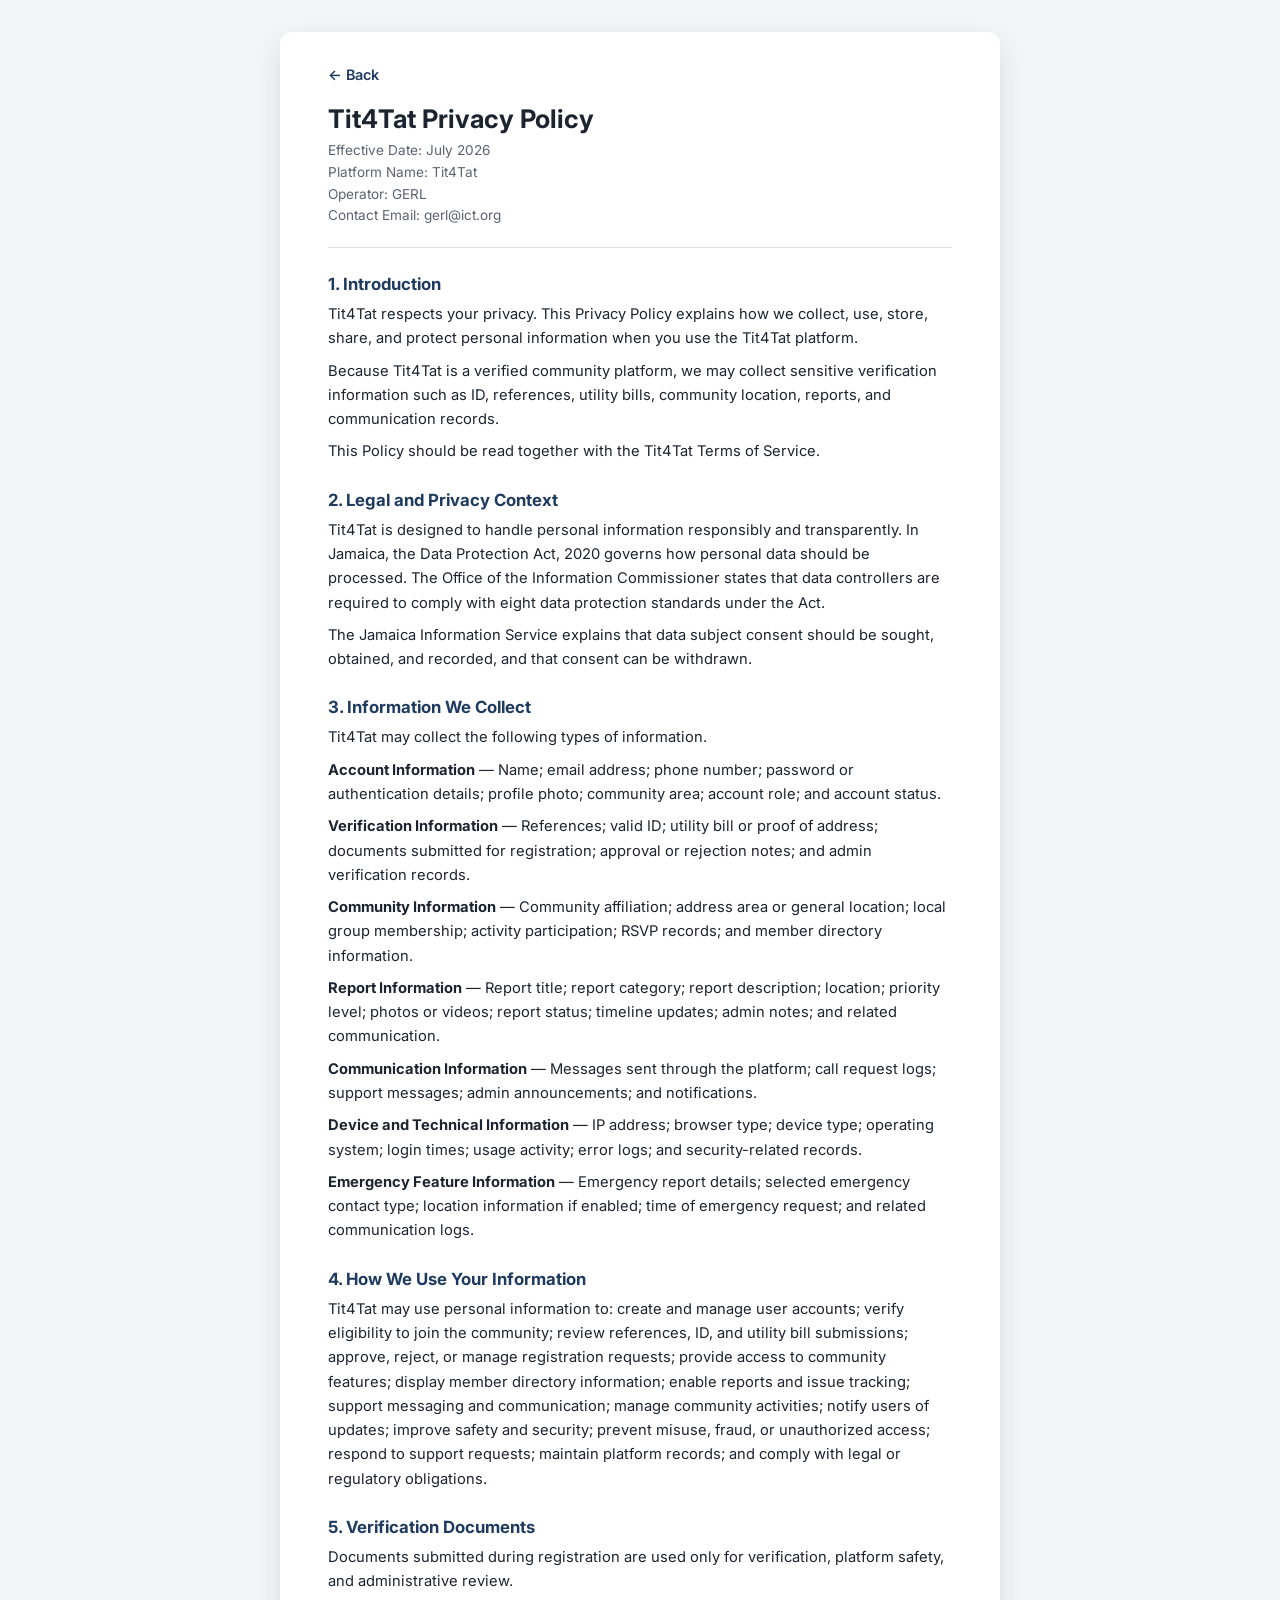
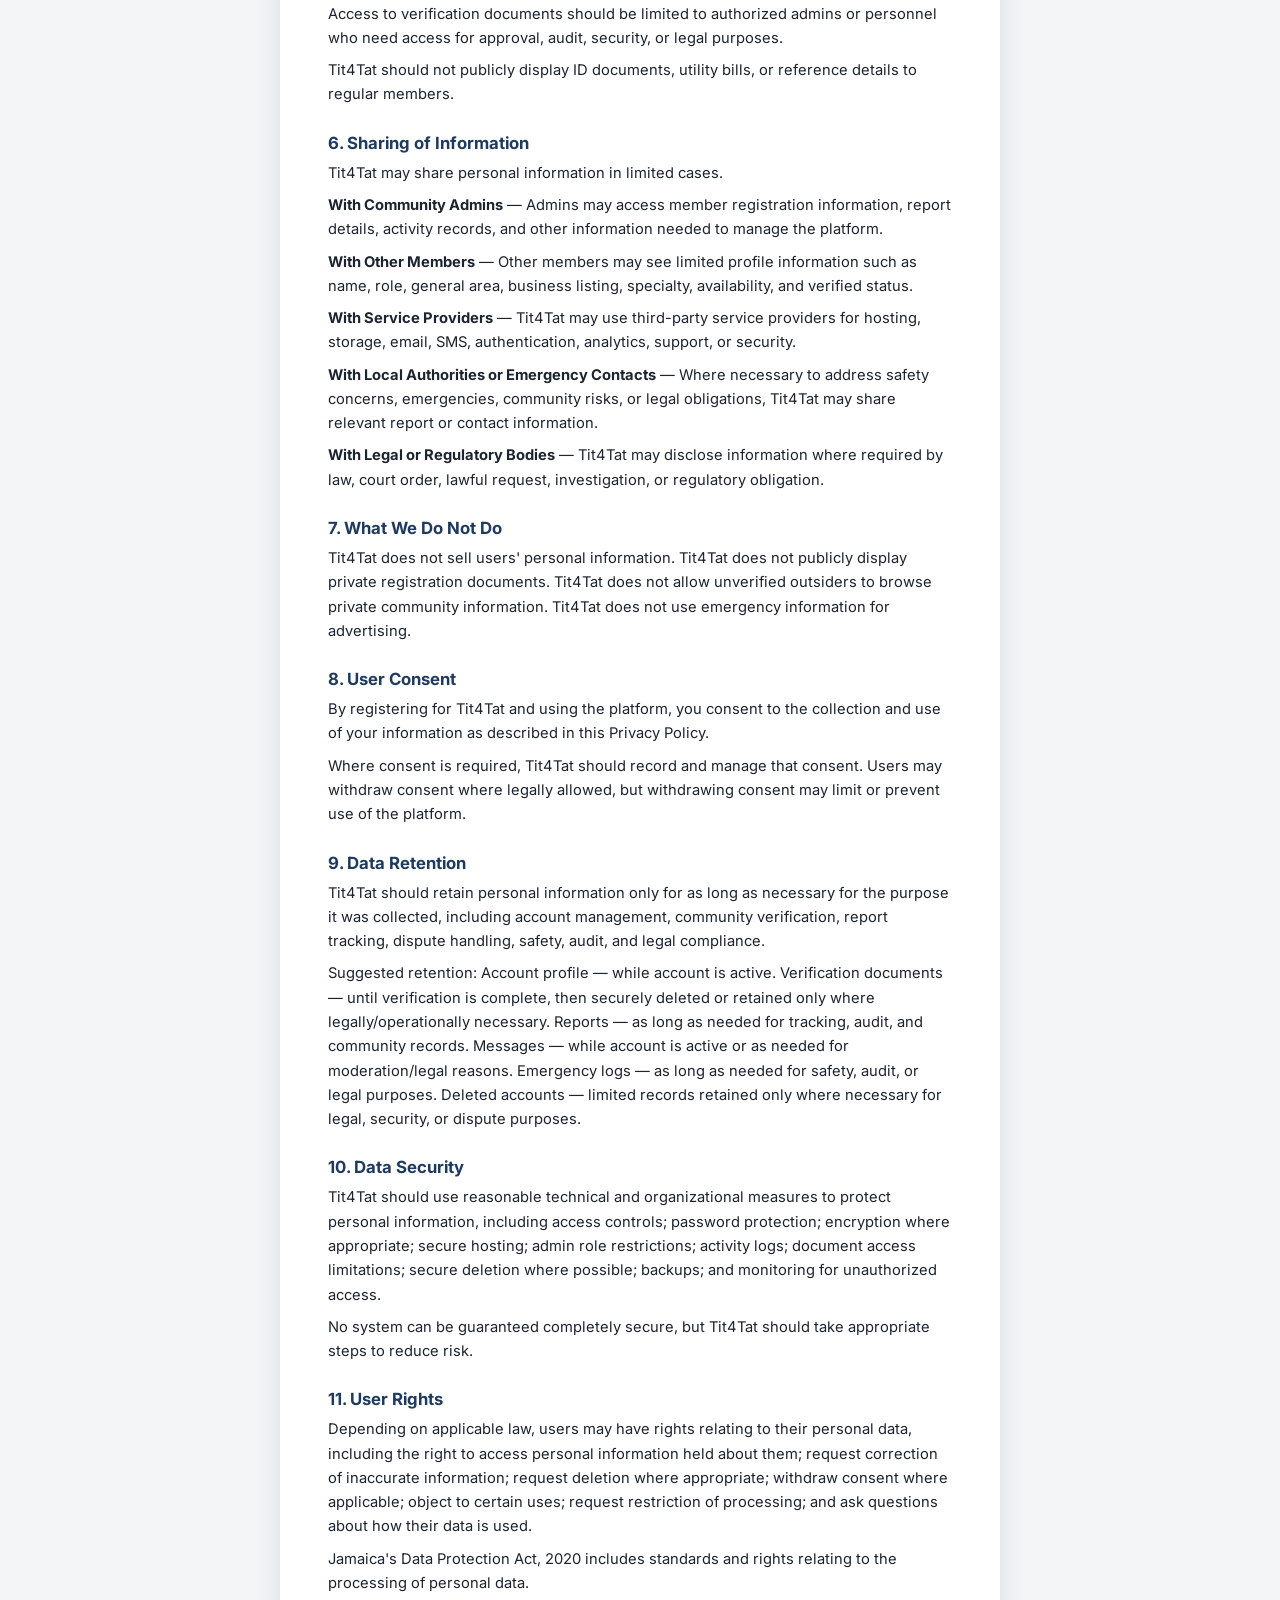
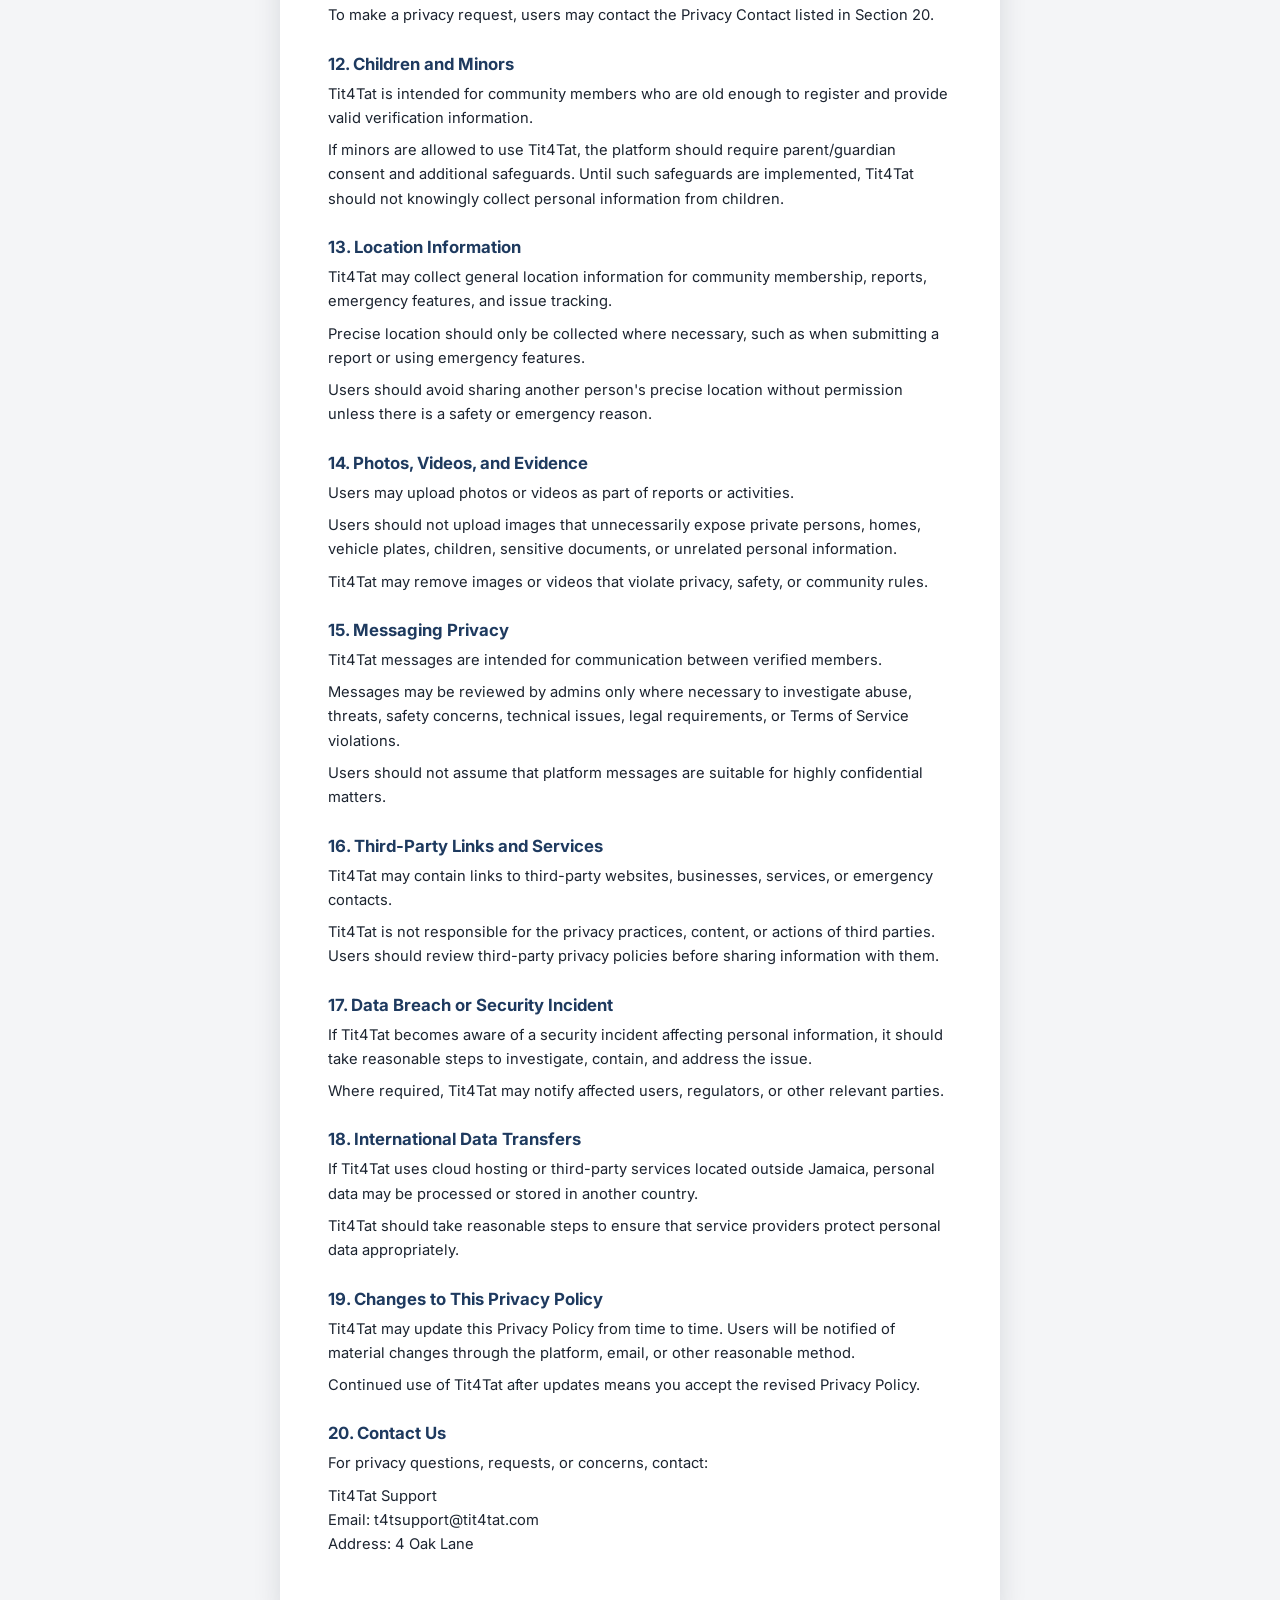
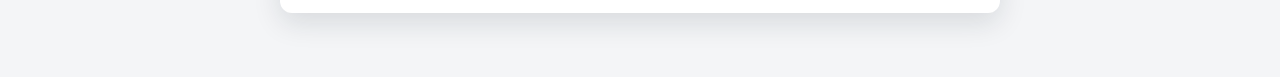
<file: privacy.html>
<!DOCTYPE html>
<html lang="en">
<head>
  <meta charset="UTF-8" />
  <meta name="viewport" content="width=device-width, initial-scale=1.0" />
  <link rel="preconnect" href="https://fonts.googleapis.com" />
  <link rel="preconnect" href="https://fonts.gstatic.com" crossorigin />
  <link rel="stylesheet" href="https://fonts.googleapis.com/css2?family=Inter:wght@400;500;700;800;900&display=swap" />
  <title>Tit4Tat | Privacy Policy</title>

  <style>
    :root {
      --primary: #1e3a5f;
      --accent: #3d6b64;
      --text: #1c2430;
      --muted: #5b6472;
      --border: #dde1e7;
      --bg: #f4f5f7;
      --card: #ffffff;
      --shadow: 0 10px 28px rgba(20, 30, 45, 0.12);
    }

    * { box-sizing: border-box; margin: 0; padding: 0; font-family: "Inter", "Segoe UI", Arial, sans-serif; }

    body {
      background: var(--bg);
      color: var(--text);
      padding: 32px 16px 64px;
    }

    .doc {
      max-width: 720px;
      margin: 0 auto;
      background: var(--card);
      border-radius: 12px;
      box-shadow: var(--shadow);
      padding: 32px clamp(20px, 5vw, 48px) 48px;
    }

    .back-link {
      display: inline-flex;
      align-items: center;
      gap: 6px;
      color: var(--primary);
      font-weight: 600;
      font-size: 0.9rem;
      text-decoration: none;
      margin-bottom: 20px;
    }
    .back-link:hover { text-decoration: underline; }

    h1 {
      font-size: 1.6rem;
      font-weight: 700;
      margin-bottom: 6px;
    }

    .meta {
      color: var(--muted);
      font-size: 0.85rem;
      line-height: 1.6;
      margin-bottom: 24px;
      padding-bottom: 20px;
      border-bottom: 1px solid var(--border);
    }

    h2 {
      font-size: 1.05rem;
      font-weight: 700;
      color: var(--primary);
      margin: 26px 0 8px;
    }

    p {
      font-size: 0.92rem;
      line-height: 1.65;
      color: var(--text);
      margin-bottom: 8px;
    }
  </style>
</head>
<body>
  <div class="doc">
    <a class="back-link" href="sects.html" onclick="if (window.history.length > 1) { history.back(); return false; }">&larr; Back</a>

    <h1>Tit4Tat Privacy Policy</h1>
    <div class="meta">
      Effective Date: July 2026<br />
      Platform Name: Tit4Tat<br />
      Operator: GERL<br />
      Contact Email: gerl@ict.org
    </div>

    <h2>1. Introduction</h2>
    <p>Tit4Tat respects your privacy. This Privacy Policy explains how we collect, use, store, share, and protect personal information when you use the Tit4Tat platform.</p>
    <p>Because Tit4Tat is a verified community platform, we may collect sensitive verification information such as ID, references, utility bills, community location, reports, and communication records.</p>
    <p>This Policy should be read together with the Tit4Tat Terms of Service.</p>

    <h2>2. Legal and Privacy Context</h2>
    <p>Tit4Tat is designed to handle personal information responsibly and transparently. In Jamaica, the Data Protection Act, 2020 governs how personal data should be processed. The Office of the Information Commissioner states that data controllers are required to comply with eight data protection standards under the Act.</p>
    <p>The Jamaica Information Service explains that data subject consent should be sought, obtained, and recorded, and that consent can be withdrawn.</p>

    <h2>3. Information We Collect</h2>
    <p>Tit4Tat may collect the following types of information.</p>
    <p><strong>Account Information</strong> — Name; email address; phone number; password or authentication details; profile photo; community area; account role; and account status.</p>
    <p><strong>Verification Information</strong> — References; valid ID; utility bill or proof of address; documents submitted for registration; approval or rejection notes; and admin verification records.</p>
    <p><strong>Community Information</strong> — Community affiliation; address area or general location; local group membership; activity participation; RSVP records; and member directory information.</p>
    <p><strong>Report Information</strong> — Report title; report category; report description; location; priority level; photos or videos; report status; timeline updates; admin notes; and related communication.</p>
    <p><strong>Communication Information</strong> — Messages sent through the platform; call request logs; support messages; admin announcements; and notifications.</p>
    <p><strong>Device and Technical Information</strong> — IP address; browser type; device type; operating system; login times; usage activity; error logs; and security-related records.</p>
    <p><strong>Emergency Feature Information</strong> — Emergency report details; selected emergency contact type; location information if enabled; time of emergency request; and related communication logs.</p>

    <h2>4. How We Use Your Information</h2>
    <p>Tit4Tat may use personal information to: create and manage user accounts; verify eligibility to join the community; review references, ID, and utility bill submissions; approve, reject, or manage registration requests; provide access to community features; display member directory information; enable reports and issue tracking; support messaging and communication; manage community activities; notify users of updates; improve safety and security; prevent misuse, fraud, or unauthorized access; respond to support requests; maintain platform records; and comply with legal or regulatory obligations.</p>

    <h2>5. Verification Documents</h2>
    <p>Documents submitted during registration are used only for verification, platform safety, and administrative review.</p>
    <p>Access to verification documents should be limited to authorized admins or personnel who need access for approval, audit, security, or legal purposes.</p>
    <p>Tit4Tat should not publicly display ID documents, utility bills, or reference details to regular members.</p>

    <h2>6. Sharing of Information</h2>
    <p>Tit4Tat may share personal information in limited cases.</p>
    <p><strong>With Community Admins</strong> — Admins may access member registration information, report details, activity records, and other information needed to manage the platform.</p>
    <p><strong>With Other Members</strong> — Other members may see limited profile information such as name, role, general area, business listing, specialty, availability, and verified status.</p>
    <p><strong>With Service Providers</strong> — Tit4Tat may use third-party service providers for hosting, storage, email, SMS, authentication, analytics, support, or security.</p>
    <p><strong>With Local Authorities or Emergency Contacts</strong> — Where necessary to address safety concerns, emergencies, community risks, or legal obligations, Tit4Tat may share relevant report or contact information.</p>
    <p><strong>With Legal or Regulatory Bodies</strong> — Tit4Tat may disclose information where required by law, court order, lawful request, investigation, or regulatory obligation.</p>

    <h2>7. What We Do Not Do</h2>
    <p>Tit4Tat does not sell users' personal information. Tit4Tat does not publicly display private registration documents. Tit4Tat does not allow unverified outsiders to browse private community information. Tit4Tat does not use emergency information for advertising.</p>

    <h2>8. User Consent</h2>
    <p>By registering for Tit4Tat and using the platform, you consent to the collection and use of your information as described in this Privacy Policy.</p>
    <p>Where consent is required, Tit4Tat should record and manage that consent. Users may withdraw consent where legally allowed, but withdrawing consent may limit or prevent use of the platform.</p>

    <h2>9. Data Retention</h2>
    <p>Tit4Tat should retain personal information only for as long as necessary for the purpose it was collected, including account management, community verification, report tracking, dispute handling, safety, audit, and legal compliance.</p>
    <p>Suggested retention: Account profile — while account is active. Verification documents — until verification is complete, then securely deleted or retained only where legally/operationally necessary. Reports — as long as needed for tracking, audit, and community records. Messages — while account is active or as needed for moderation/legal reasons. Emergency logs — as long as needed for safety, audit, or legal purposes. Deleted accounts — limited records retained only where necessary for legal, security, or dispute purposes.</p>

    <h2>10. Data Security</h2>
    <p>Tit4Tat should use reasonable technical and organizational measures to protect personal information, including access controls; password protection; encryption where appropriate; secure hosting; admin role restrictions; activity logs; document access limitations; secure deletion where possible; backups; and monitoring for unauthorized access.</p>
    <p>No system can be guaranteed completely secure, but Tit4Tat should take appropriate steps to reduce risk.</p>

    <h2>11. User Rights</h2>
    <p>Depending on applicable law, users may have rights relating to their personal data, including the right to access personal information held about them; request correction of inaccurate information; request deletion where appropriate; withdraw consent where applicable; object to certain uses; request restriction of processing; and ask questions about how their data is used.</p>
    <p>Jamaica's Data Protection Act, 2020 includes standards and rights relating to the processing of personal data.</p>
    <p>To make a privacy request, users may contact the Privacy Contact listed in Section 20.</p>

    <h2>12. Children and Minors</h2>
    <p>Tit4Tat is intended for community members who are old enough to register and provide valid verification information.</p>
    <p>If minors are allowed to use Tit4Tat, the platform should require parent/guardian consent and additional safeguards. Until such safeguards are implemented, Tit4Tat should not knowingly collect personal information from children.</p>

    <h2>13. Location Information</h2>
    <p>Tit4Tat may collect general location information for community membership, reports, emergency features, and issue tracking.</p>
    <p>Precise location should only be collected where necessary, such as when submitting a report or using emergency features.</p>
    <p>Users should avoid sharing another person's precise location without permission unless there is a safety or emergency reason.</p>

    <h2>14. Photos, Videos, and Evidence</h2>
    <p>Users may upload photos or videos as part of reports or activities.</p>
    <p>Users should not upload images that unnecessarily expose private persons, homes, vehicle plates, children, sensitive documents, or unrelated personal information.</p>
    <p>Tit4Tat may remove images or videos that violate privacy, safety, or community rules.</p>

    <h2>15. Messaging Privacy</h2>
    <p>Tit4Tat messages are intended for communication between verified members.</p>
    <p>Messages may be reviewed by admins only where necessary to investigate abuse, threats, safety concerns, technical issues, legal requirements, or Terms of Service violations.</p>
    <p>Users should not assume that platform messages are suitable for highly confidential matters.</p>

    <h2>16. Third-Party Links and Services</h2>
    <p>Tit4Tat may contain links to third-party websites, businesses, services, or emergency contacts.</p>
    <p>Tit4Tat is not responsible for the privacy practices, content, or actions of third parties. Users should review third-party privacy policies before sharing information with them.</p>

    <h2>17. Data Breach or Security Incident</h2>
    <p>If Tit4Tat becomes aware of a security incident affecting personal information, it should take reasonable steps to investigate, contain, and address the issue.</p>
    <p>Where required, Tit4Tat may notify affected users, regulators, or other relevant parties.</p>

    <h2>18. International Data Transfers</h2>
    <p>If Tit4Tat uses cloud hosting or third-party services located outside Jamaica, personal data may be processed or stored in another country.</p>
    <p>Tit4Tat should take reasonable steps to ensure that service providers protect personal data appropriately.</p>

    <h2>19. Changes to This Privacy Policy</h2>
    <p>Tit4Tat may update this Privacy Policy from time to time. Users will be notified of material changes through the platform, email, or other reasonable method.</p>
    <p>Continued use of Tit4Tat after updates means you accept the revised Privacy Policy.</p>

    <h2>20. Contact Us</h2>
    <p>For privacy questions, requests, or concerns, contact:</p>
    <p>Tit4Tat Support<br />Email: t4tsupport@tit4tat.com<br />Address: 4 Oak Lane</p>
  </div>
</body>
</html>
</file>
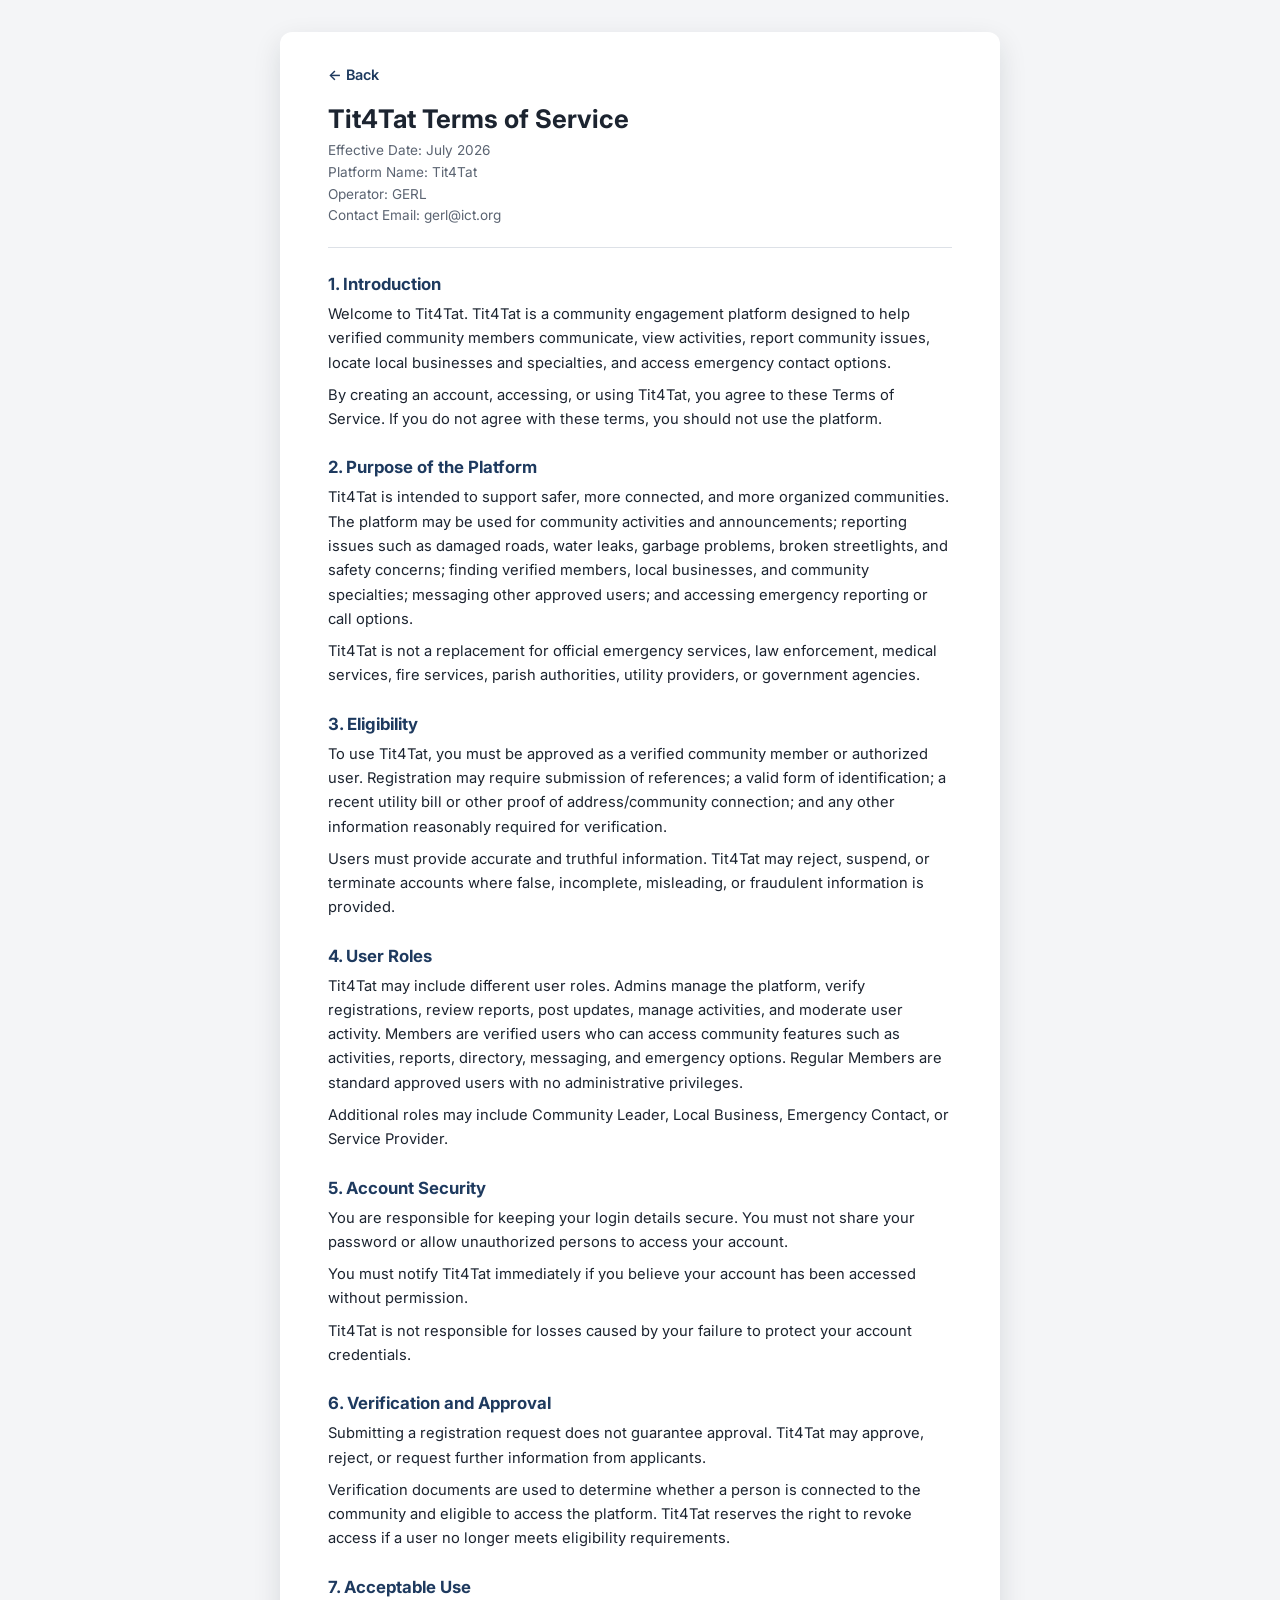
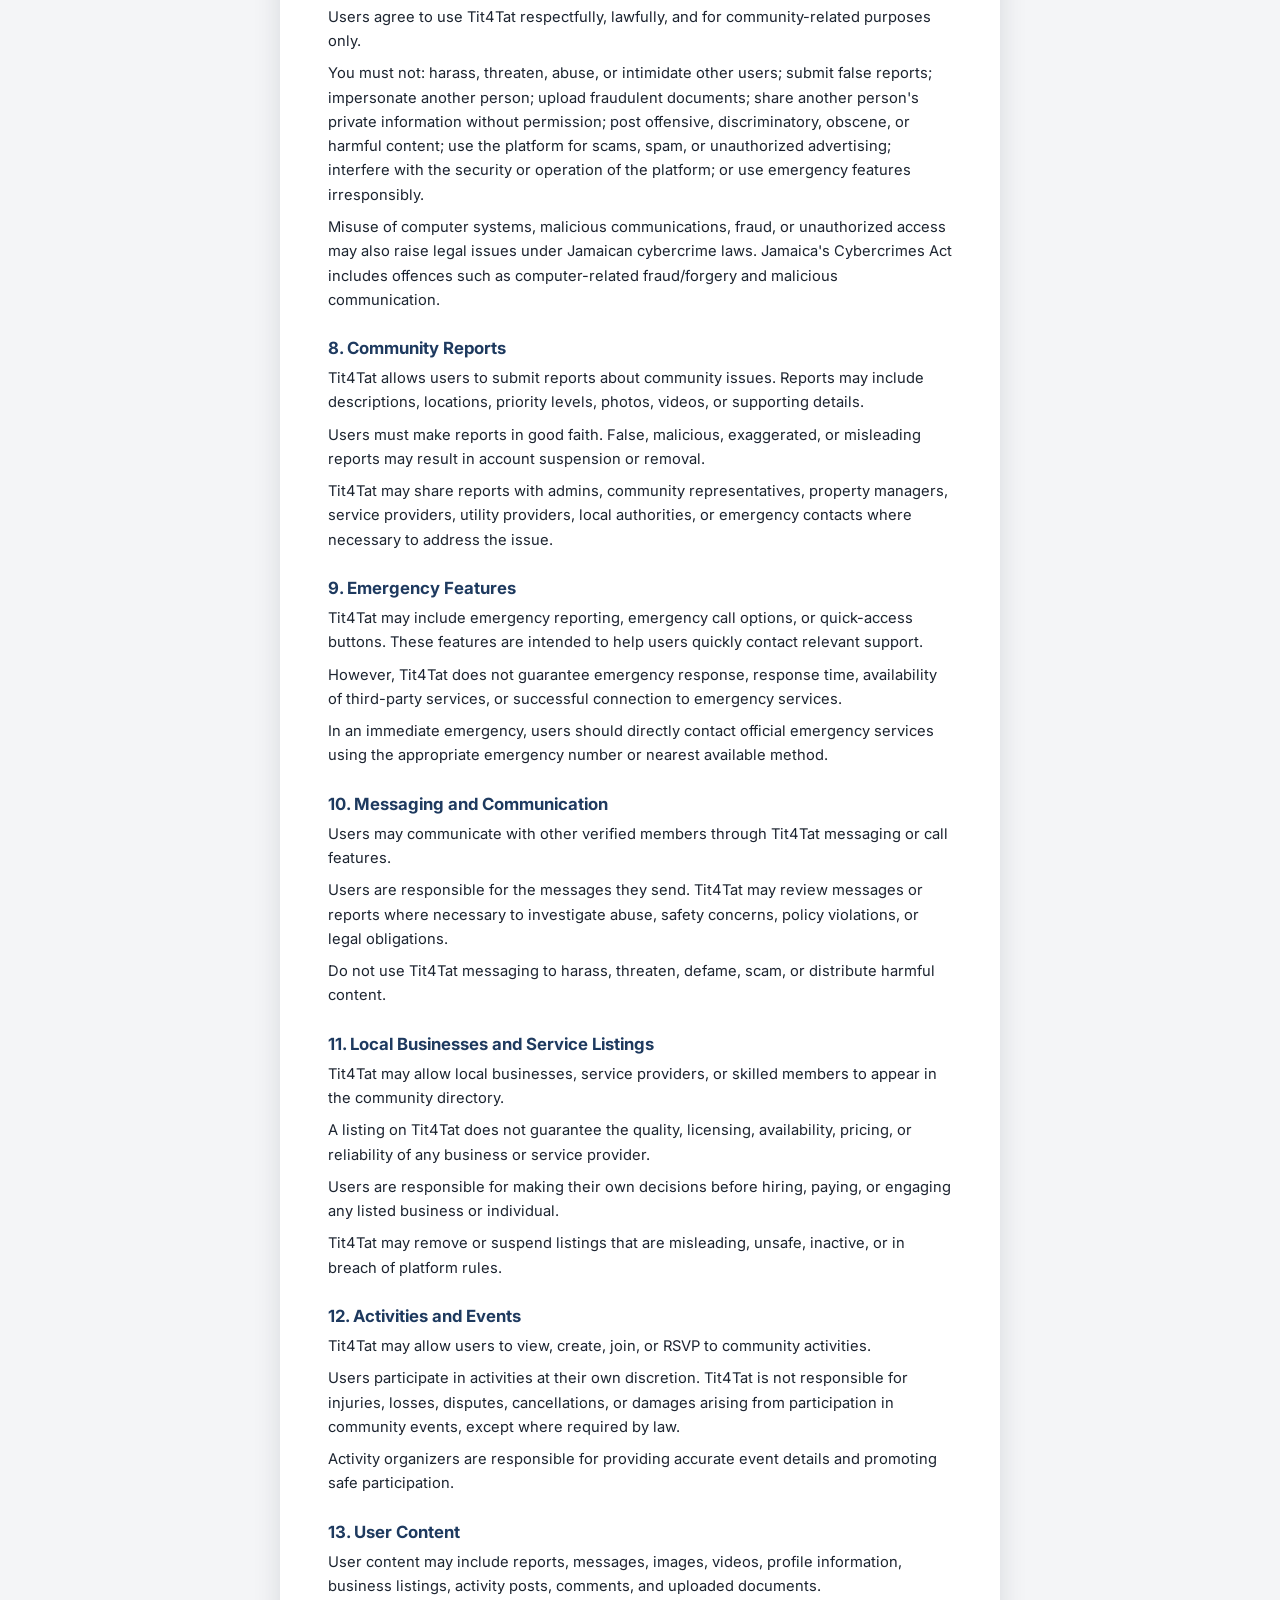
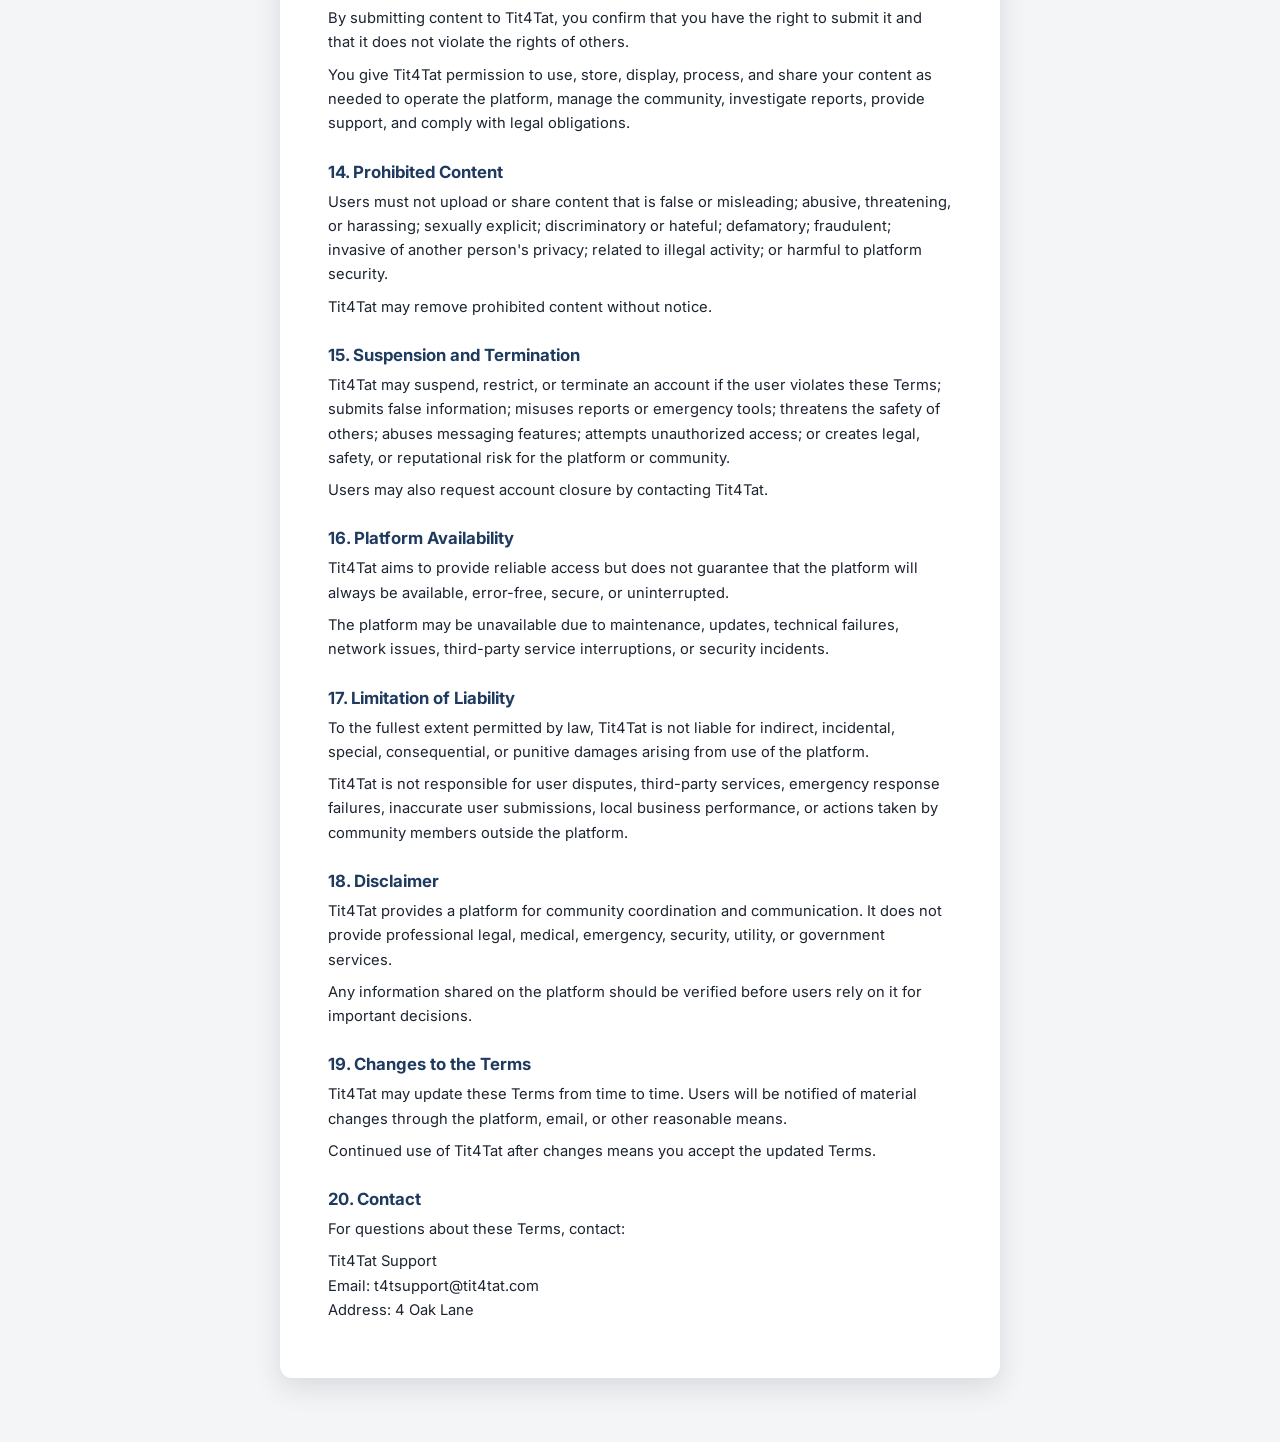
<file: terms.html>
<!DOCTYPE html>
<html lang="en">
<head>
  <meta charset="UTF-8" />
  <meta name="viewport" content="width=device-width, initial-scale=1.0" />
  <link rel="preconnect" href="https://fonts.googleapis.com" />
  <link rel="preconnect" href="https://fonts.gstatic.com" crossorigin />
  <link rel="stylesheet" href="https://fonts.googleapis.com/css2?family=Inter:wght@400;500;700;800;900&display=swap" />
  <title>Tit4Tat | Terms of Service</title>

  <style>
    :root {
      --primary: #1e3a5f;
      --accent: #3d6b64;
      --text: #1c2430;
      --muted: #5b6472;
      --border: #dde1e7;
      --bg: #f4f5f7;
      --card: #ffffff;
      --shadow: 0 10px 28px rgba(20, 30, 45, 0.12);
    }

    * { box-sizing: border-box; margin: 0; padding: 0; font-family: "Inter", "Segoe UI", Arial, sans-serif; }

    body {
      background: var(--bg);
      color: var(--text);
      padding: 32px 16px 64px;
    }

    .doc {
      max-width: 720px;
      margin: 0 auto;
      background: var(--card);
      border-radius: 12px;
      box-shadow: var(--shadow);
      padding: 32px clamp(20px, 5vw, 48px) 48px;
    }

    .back-link {
      display: inline-flex;
      align-items: center;
      gap: 6px;
      color: var(--primary);
      font-weight: 600;
      font-size: 0.9rem;
      text-decoration: none;
      margin-bottom: 20px;
    }
    .back-link:hover { text-decoration: underline; }

    h1 {
      font-size: 1.6rem;
      font-weight: 700;
      margin-bottom: 6px;
    }

    .meta {
      color: var(--muted);
      font-size: 0.85rem;
      line-height: 1.6;
      margin-bottom: 24px;
      padding-bottom: 20px;
      border-bottom: 1px solid var(--border);
    }

    h2 {
      font-size: 1.05rem;
      font-weight: 700;
      color: var(--primary);
      margin: 26px 0 8px;
    }

    p {
      font-size: 0.92rem;
      line-height: 1.65;
      color: var(--text);
      margin-bottom: 8px;
    }
  </style>
</head>
<body>
  <div class="doc">
    <a class="back-link" href="sects.html" onclick="if (window.history.length > 1) { history.back(); return false; }">&larr; Back</a>

    <h1>Tit4Tat Terms of Service</h1>
    <div class="meta">
      Effective Date: July 2026<br />
      Platform Name: Tit4Tat<br />
      Operator: GERL<br />
      Contact Email: gerl@ict.org
    </div>

    <h2>1. Introduction</h2>
    <p>Welcome to Tit4Tat. Tit4Tat is a community engagement platform designed to help verified community members communicate, view activities, report community issues, locate local businesses and specialties, and access emergency contact options.</p>
    <p>By creating an account, accessing, or using Tit4Tat, you agree to these Terms of Service. If you do not agree with these terms, you should not use the platform.</p>

    <h2>2. Purpose of the Platform</h2>
    <p>Tit4Tat is intended to support safer, more connected, and more organized communities. The platform may be used for community activities and announcements; reporting issues such as damaged roads, water leaks, garbage problems, broken streetlights, and safety concerns; finding verified members, local businesses, and community specialties; messaging other approved users; and accessing emergency reporting or call options.</p>
    <p>Tit4Tat is not a replacement for official emergency services, law enforcement, medical services, fire services, parish authorities, utility providers, or government agencies.</p>

    <h2>3. Eligibility</h2>
    <p>To use Tit4Tat, you must be approved as a verified community member or authorized user. Registration may require submission of references; a valid form of identification; a recent utility bill or other proof of address/community connection; and any other information reasonably required for verification.</p>
    <p>Users must provide accurate and truthful information. Tit4Tat may reject, suspend, or terminate accounts where false, incomplete, misleading, or fraudulent information is provided.</p>

    <h2>4. User Roles</h2>
    <p>Tit4Tat may include different user roles. Admins manage the platform, verify registrations, review reports, post updates, manage activities, and moderate user activity. Members are verified users who can access community features such as activities, reports, directory, messaging, and emergency options. Regular Members are standard approved users with no administrative privileges.</p>
    <p>Additional roles may include Community Leader, Local Business, Emergency Contact, or Service Provider.</p>

    <h2>5. Account Security</h2>
    <p>You are responsible for keeping your login details secure. You must not share your password or allow unauthorized persons to access your account.</p>
    <p>You must notify Tit4Tat immediately if you believe your account has been accessed without permission.</p>
    <p>Tit4Tat is not responsible for losses caused by your failure to protect your account credentials.</p>

    <h2>6. Verification and Approval</h2>
    <p>Submitting a registration request does not guarantee approval. Tit4Tat may approve, reject, or request further information from applicants.</p>
    <p>Verification documents are used to determine whether a person is connected to the community and eligible to access the platform. Tit4Tat reserves the right to revoke access if a user no longer meets eligibility requirements.</p>

    <h2>7. Acceptable Use</h2>
    <p>Users agree to use Tit4Tat respectfully, lawfully, and for community-related purposes only.</p>
    <p>You must not: harass, threaten, abuse, or intimidate other users; submit false reports; impersonate another person; upload fraudulent documents; share another person's private information without permission; post offensive, discriminatory, obscene, or harmful content; use the platform for scams, spam, or unauthorized advertising; interfere with the security or operation of the platform; or use emergency features irresponsibly.</p>
    <p>Misuse of computer systems, malicious communications, fraud, or unauthorized access may also raise legal issues under Jamaican cybercrime laws. Jamaica's Cybercrimes Act includes offences such as computer-related fraud/forgery and malicious communication.</p>

    <h2>8. Community Reports</h2>
    <p>Tit4Tat allows users to submit reports about community issues. Reports may include descriptions, locations, priority levels, photos, videos, or supporting details.</p>
    <p>Users must make reports in good faith. False, malicious, exaggerated, or misleading reports may result in account suspension or removal.</p>
    <p>Tit4Tat may share reports with admins, community representatives, property managers, service providers, utility providers, local authorities, or emergency contacts where necessary to address the issue.</p>

    <h2>9. Emergency Features</h2>
    <p>Tit4Tat may include emergency reporting, emergency call options, or quick-access buttons. These features are intended to help users quickly contact relevant support.</p>
    <p>However, Tit4Tat does not guarantee emergency response, response time, availability of third-party services, or successful connection to emergency services.</p>
    <p>In an immediate emergency, users should directly contact official emergency services using the appropriate emergency number or nearest available method.</p>

    <h2>10. Messaging and Communication</h2>
    <p>Users may communicate with other verified members through Tit4Tat messaging or call features.</p>
    <p>Users are responsible for the messages they send. Tit4Tat may review messages or reports where necessary to investigate abuse, safety concerns, policy violations, or legal obligations.</p>
    <p>Do not use Tit4Tat messaging to harass, threaten, defame, scam, or distribute harmful content.</p>

    <h2>11. Local Businesses and Service Listings</h2>
    <p>Tit4Tat may allow local businesses, service providers, or skilled members to appear in the community directory.</p>
    <p>A listing on Tit4Tat does not guarantee the quality, licensing, availability, pricing, or reliability of any business or service provider.</p>
    <p>Users are responsible for making their own decisions before hiring, paying, or engaging any listed business or individual.</p>
    <p>Tit4Tat may remove or suspend listings that are misleading, unsafe, inactive, or in breach of platform rules.</p>

    <h2>12. Activities and Events</h2>
    <p>Tit4Tat may allow users to view, create, join, or RSVP to community activities.</p>
    <p>Users participate in activities at their own discretion. Tit4Tat is not responsible for injuries, losses, disputes, cancellations, or damages arising from participation in community events, except where required by law.</p>
    <p>Activity organizers are responsible for providing accurate event details and promoting safe participation.</p>

    <h2>13. User Content</h2>
    <p>User content may include reports, messages, images, videos, profile information, business listings, activity posts, comments, and uploaded documents.</p>
    <p>By submitting content to Tit4Tat, you confirm that you have the right to submit it and that it does not violate the rights of others.</p>
    <p>You give Tit4Tat permission to use, store, display, process, and share your content as needed to operate the platform, manage the community, investigate reports, provide support, and comply with legal obligations.</p>

    <h2>14. Prohibited Content</h2>
    <p>Users must not upload or share content that is false or misleading; abusive, threatening, or harassing; sexually explicit; discriminatory or hateful; defamatory; fraudulent; invasive of another person's privacy; related to illegal activity; or harmful to platform security.</p>
    <p>Tit4Tat may remove prohibited content without notice.</p>

    <h2>15. Suspension and Termination</h2>
    <p>Tit4Tat may suspend, restrict, or terminate an account if the user violates these Terms; submits false information; misuses reports or emergency tools; threatens the safety of others; abuses messaging features; attempts unauthorized access; or creates legal, safety, or reputational risk for the platform or community.</p>
    <p>Users may also request account closure by contacting Tit4Tat.</p>

    <h2>16. Platform Availability</h2>
    <p>Tit4Tat aims to provide reliable access but does not guarantee that the platform will always be available, error-free, secure, or uninterrupted.</p>
    <p>The platform may be unavailable due to maintenance, updates, technical failures, network issues, third-party service interruptions, or security incidents.</p>

    <h2>17. Limitation of Liability</h2>
    <p>To the fullest extent permitted by law, Tit4Tat is not liable for indirect, incidental, special, consequential, or punitive damages arising from use of the platform.</p>
    <p>Tit4Tat is not responsible for user disputes, third-party services, emergency response failures, inaccurate user submissions, local business performance, or actions taken by community members outside the platform.</p>

    <h2>18. Disclaimer</h2>
    <p>Tit4Tat provides a platform for community coordination and communication. It does not provide professional legal, medical, emergency, security, utility, or government services.</p>
    <p>Any information shared on the platform should be verified before users rely on it for important decisions.</p>

    <h2>19. Changes to the Terms</h2>
    <p>Tit4Tat may update these Terms from time to time. Users will be notified of material changes through the platform, email, or other reasonable means.</p>
    <p>Continued use of Tit4Tat after changes means you accept the updated Terms.</p>

    <h2>20. Contact</h2>
    <p>For questions about these Terms, contact:</p>
    <p>Tit4Tat Support<br />Email: t4tsupport@tit4tat.com<br />Address: 4 Oak Lane</p>
  </div>
</body>
</html>
</file>
